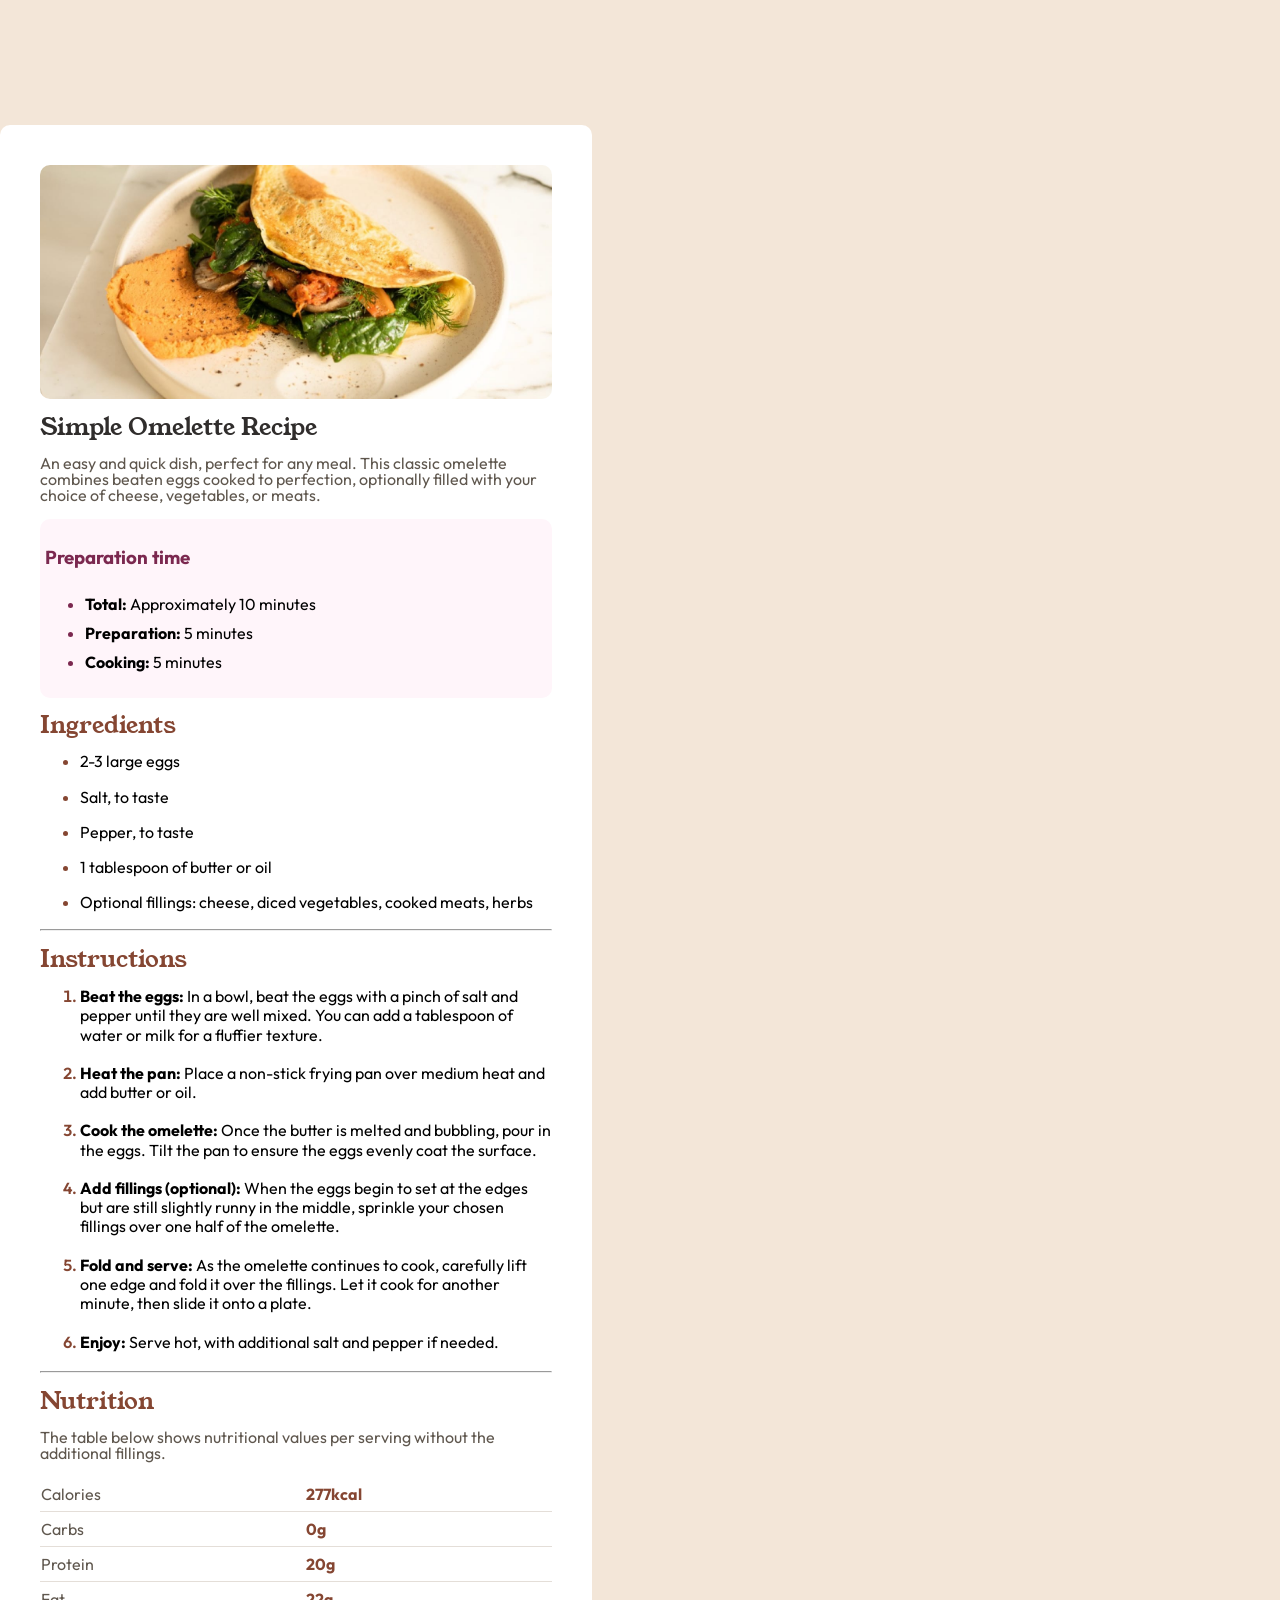
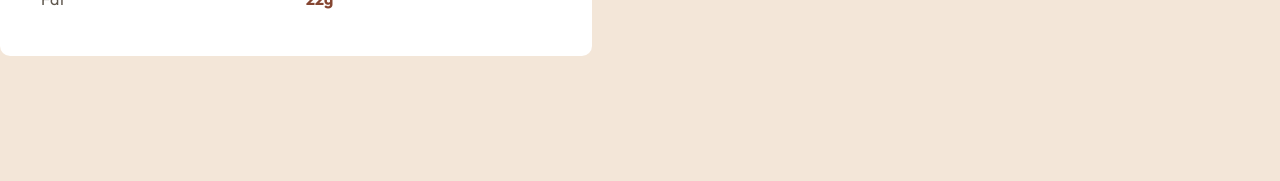
<file: Old Omelette/index.html>
<!DOCTYPE html>

<html lang="en">

<html>
<head>

    <meta charset="UTF-8">
    <meta name="viewport" content="width=device-width, initial-scale=1.0"> <!-- displays site properly based on user's device -->

    <link rel="stylesheet" href="style.css">
    <title>Recipe page</title>

</head>

<body>
    
    <section id="actually-body">

    <img src="./assets/images/image-omelette.jpeg">

    <!--Верхівка-->
    <div>

    <h1>Simple Omelette Recipe</h1>

    <p> An easy and quick dish, perfect for any meal. This classic omelette combines beaten eggs cooked to perfection, optionally filled with your choice of cheese, vegetables, or meats.</p>
    
    </div>

    <!--Рожева коробочка-->
    <div id="preparation-pink-box"> <!--Проблема с цветами. Я её как бы решил, но чуток странновато, воспользовавшись подсказкой из форума 17 летней давности-->

    <h3>Preparation time</h3>

    <ul>
        <li><span><span style="font-weight: 700;">Total:</span> Approximately 10 minutes</span></li>
        <li><span><span style="font-weight: 700;">Preparation:</span> 5 minutes</span></li>
        <li><span><span style="font-weight: 700;">Cooking:</span> 5 minutes</span></li>
    </ul>

    </div>

    <!--Інґредієнти: СПИСОК ІЗ ТОЧКАМИ-->
    <div>

    <h2>Ingredients</h2>

    <ul id="ingredient-list"> <!--Та же проблема с цветами-->
        <li><span>2-3 large eggs</span></li>
        <li><span>Salt, to taste</span></li>
        <li><span>Pepper, to taste</span></li>
        <li><span>1 tablespoon of butter or oil</span></li>
        <li><span>Optional fillings: cheese, diced vegetables, cooked meats, herbs</span></li>
    </ul>

    </div>

    <hr>

    <!--Інструкції: СПИСОК ІЗ НУМЕРАЦІЄЮ-->
    <div>

        <h2>Instructions</h2>

        <ol id="instruction-list"> <!--И вновь цвет нумерации-->
            <li><span><span style="font-weight: 700;">Beat the eggs:</span> In a bowl, beat the eggs with a pinch of salt and pepper until they are well mixed. 
                You can add a tablespoon of water or milk for a fluffier texture.</span></li>
            <li><span><span style="font-weight: 700;">Heat the pan:</span> Place a non-stick frying pan over medium heat and add butter or oil.</li>
            <li><span><span style="font-weight: 700;">Cook the omelette:</span> Once the butter is melted and bubbling, pour in the eggs. Tilt the pan to ensure 
                the eggs evenly coat the surface.</span></li>
            <li><span><span style="font-weight: 700;">Add fillings (optional):</span> When the eggs begin to set at the edges but are still slightly runny in the 
                middle, sprinkle your chosen fillings over one half of the omelette.</span></li>
            <li><span><span style="font-weight: 700;">Fold and serve:</span> As the omelette continues to cook, carefully lift one edge and fold it over the 
                fillings. Let it cook for another minute, then slide it onto a plate.</span></li>
            <li><span><span style="font-weight: 700;">Enjoy:</span> Serve hot, with additional salt and pepper if needed.</span></li>
        </ol>

    </div>

    <hr>

    <!--Харчова цінність: ТАБЛИЦЯ-->
    <div>

        <h2>Nutrition</h2>

        <p>The table below shows nutritional values per serving without the additional fillings.</p>

        <table id="table">   <!--Я не понял, как менять цвет текста в конкретных столбцах, поэтому сделал через span-->

            <tr>
                <td>Calories</td>
                <td><span style="color: hsl(14, 45%, 36%); font-weight: 700;">277kcal</span></td>
            </tr>

            <tr>
                <td>Carbs</td>
                <td><span style="color: hsl(14, 45%, 36%); font-weight: 700;">0g</span></td>
            </tr>

            <tr>
                <td>Protein</td>
                <td><span style="color: hsl(14, 45%, 36%); font-weight: 700;">20g</span></td>
            </tr>

            <tr style="border-bottom: none;">
                <td>Fat</td>
                <td><span style="color: hsl(14, 45%, 36%); font-weight: 700;">22g</span></td>
            </tr>

        </table>

    </div>


    
    </section>

</body>
</html>
</file>
<file: Old Omelette/style.css>
@font-face {
            font-family:"Outfit";
            src: url(./assets/fonts/outfit/Outfit-VariableFont_wght.ttf);
            }

        @font-face {
            font-family: "Young Serif";
            src: url(./assets/fonts/young-serif/YoungSerif-Regular.ttf);
        }

        body {
            margin: auto;
            place-items: center;
            color: hsl(30, 10%, 34%);
            font-size: 16px;
            font-weight: 400;
            font-family: "Outfit";
            line-height: 1rem;
            background-color: hsl(30, 54%, 90%);
            margin-top: 125px;
            margin-bottom: 125px;
        }

        h1 {
            color: hsl(24, 5%, 18%);
            font-weight: 400;
            font-family: "Young Serif";
        }

        h2 {
            color: hsl(14, 45%, 36%);
            font-weight: 400;
            font-family: "Young Serif";
        }

        h3 {
            color: hsl(332, 51%, 32%);
            font-weight: 700;
        }

        #preparation-pink-box {
            background-color: hsl(330, 100%, 98%);
            border-radius: 10px;
            padding: 5px;
            li {color:hsl(332, 51%, 32%);}
            li span {color: black;}
            line-height: 1.8rem;
        }

        #actually-body {
            background-color: hsl(0, 0%, 100%);
            border-radius: 10px;
            padding: 40px;
            max-width: 40%;
            min-width: 320px;
        }

        #ingredient-list {
            li { color: hsl(14, 45%, 36%); margin-bottom: 1.2rem;}
            li span {color: black;}
        }

        #instruction-list {
            li {color: hsl(14, 45%, 36%); font-weight: 600; margin-bottom: 1.2rem;}
            li span {color: black; font-weight: 400;}
            line-height: 1.2rem;
        }

        #table {
            border-collapse: collapse;
            width: 100%;
            line-height: 2rem;
        }

        tr {
            border-bottom: 1px solid hsl(30, 18%, 87%);
        }

        hr {
            color:hsl(30, 18%, 87%);
        }

        img {
            width: 100%;
            height: auto;
            border-radius: 10px;
            display: block;
            margin-left: auto;
            margin-right: auto;
        }
</file>
